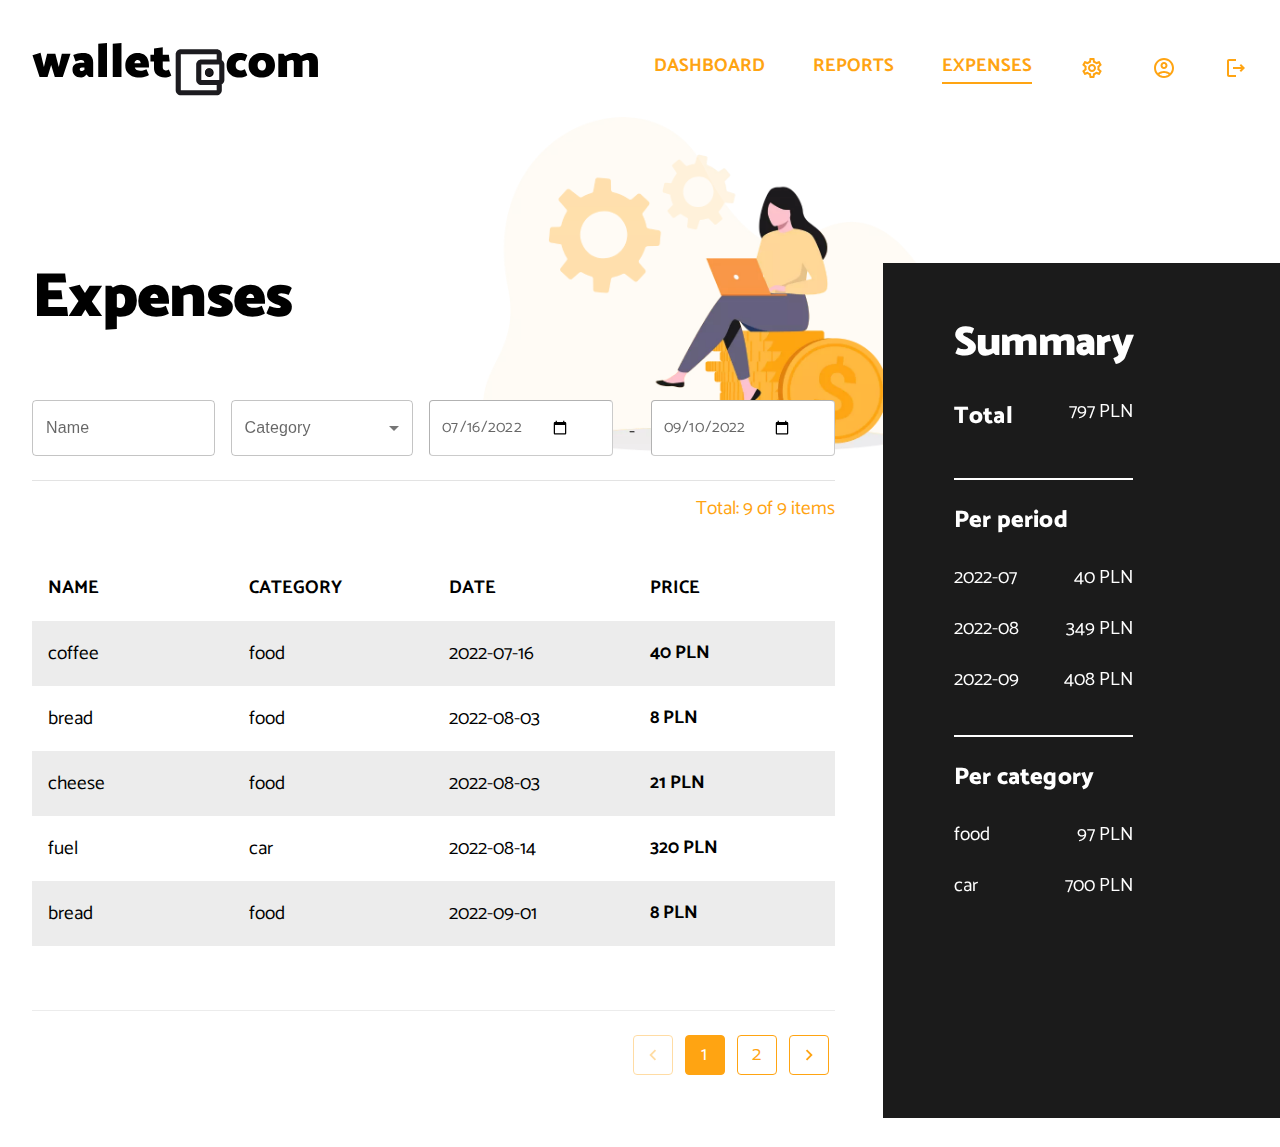
<file: index.html>
<!doctype html><html lang="en"><head><meta charset="utf-8"/><link rel="preconnect" href="https://fonts.googleapis.com"><link rel="preconnect" href="https://fonts.gstatic.com" crossorigin><link href="https://fonts.googleapis.com/css2?family=Catamaran:wght@100;200;300;400;500;600;700;800;900&display=swap" rel="stylesheet"><link rel="icon" href="./account_balance_wallet.ico"/><link rel="stylesheet" href="https://fonts.googleapis.com/icon?family=Material+Icons"><meta name="viewport" content="width=device-width,initial-scale=1"/><meta name="theme-color" content="#000000"/><meta name="wallet.com" content="Task"/><title>UI/UX Task - Magdalena Gryzło</title><script defer="defer" src="./static/js/main.d4a393f7.js"></script><link href="./static/css/main.d2b572a7.css" rel="stylesheet"></head><body><div id="root"></div></body></html>
</file>
<file: static/css/main.d2b572a7.css>
.filterWidth{background-color:#fff!important;width:12em}.filterDate{border-color:rgba(0,0,0,.3);border-radius:4px;border-width:1px;color:rgba(0,0,0,.6);cursor:text;font-weight:400;outline-color:#ffa412;width:12em}.filterButton,.filterDate{align-items:center;box-sizing:border-box;display:inline-flex;flex-direction:row;font-family:Catamaran;font-size:1rem;height:3.5em;letter-spacing:.00938em;line-height:1.4375em;padding:.7em;position:relative}.filterButton{background-color:#fff!important;border-color:#ffa412;border-radius:4px;border-width:2px!important;color:#ffa412;cursor:pointer;font-weight:800!important;text-transform:capitalize!important;width:15em}.tableHeader{-webkit-text-stroke-width:1px}.css-e3jm5k{border:1px solid #ffa412!important;color:#ffa412!important;font-family:Catamaran!important;font-size:1.2rem!important;margin:0 6px!important}.css-e3jm5k.Mui-selected{background-color:#ffa412!important;color:#fff!important}
/*# sourceMappingURL=main.d2b572a7.css.map*/
</file>
